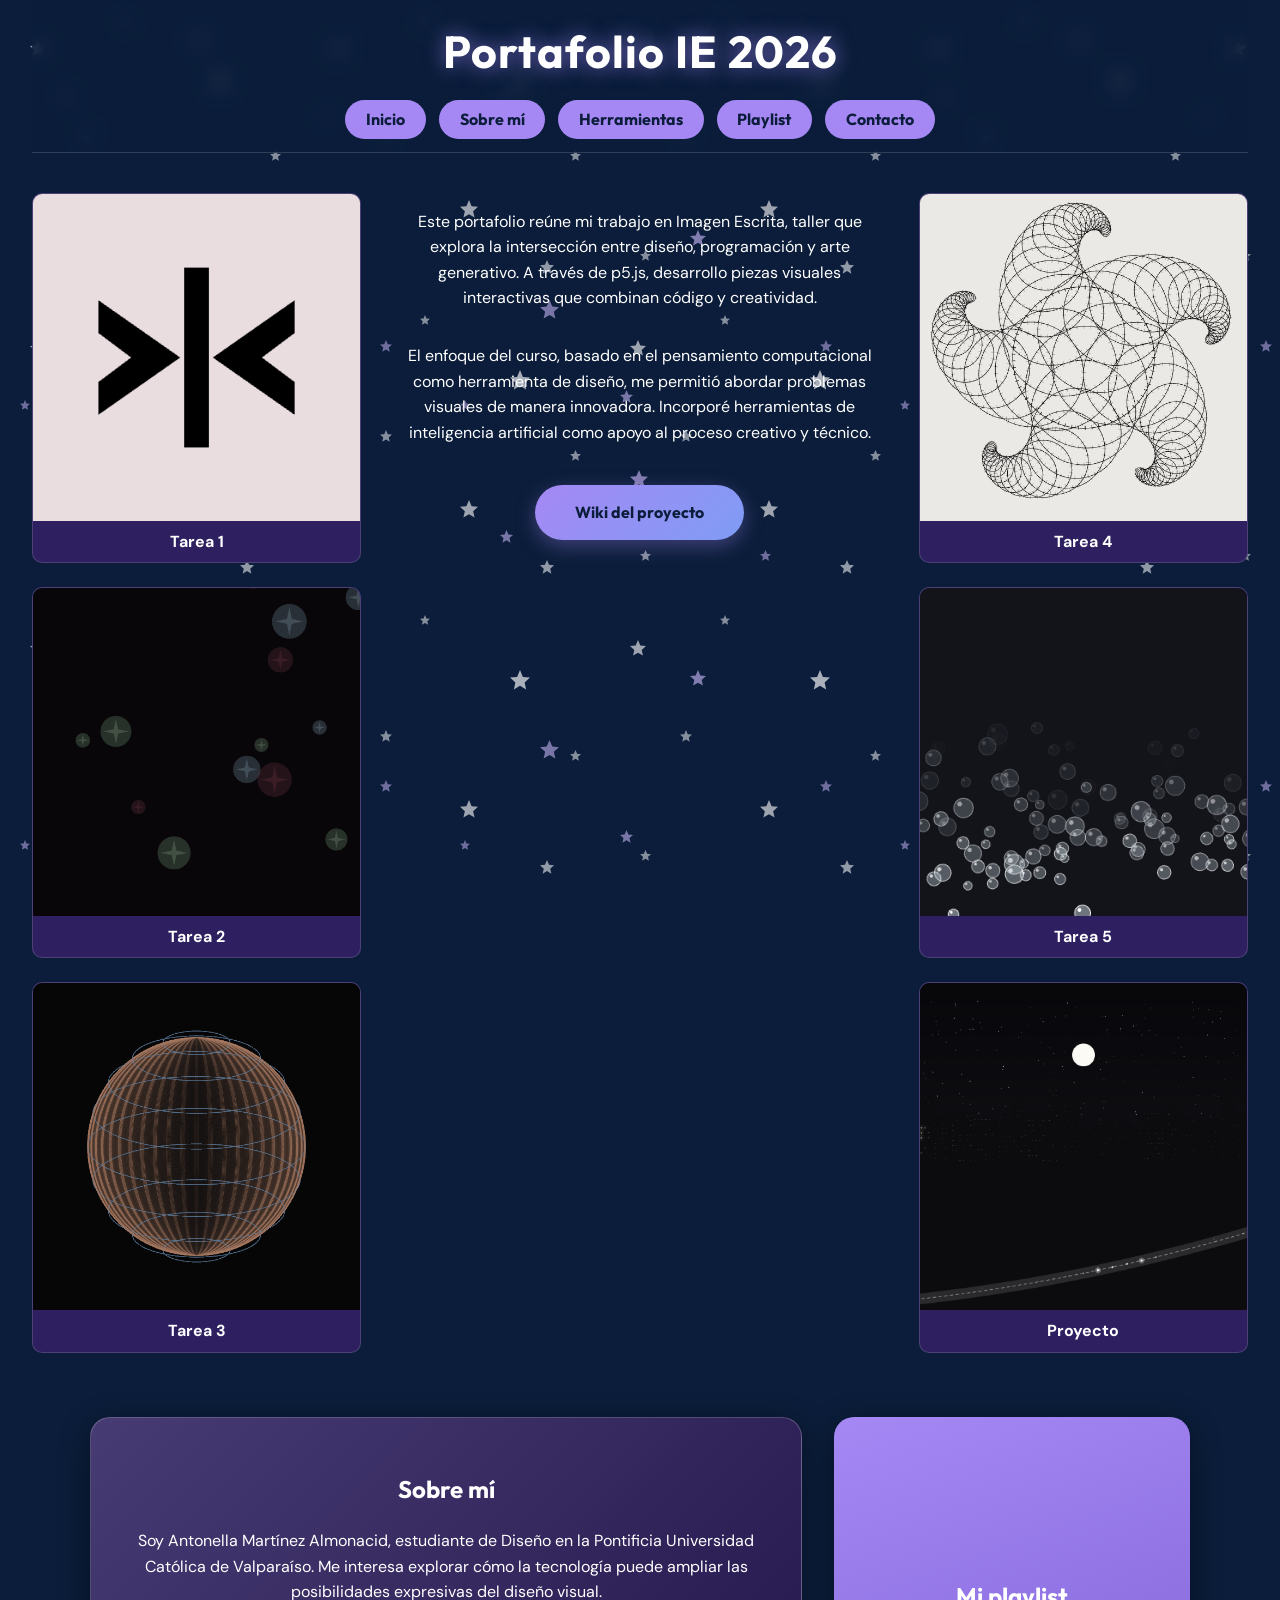
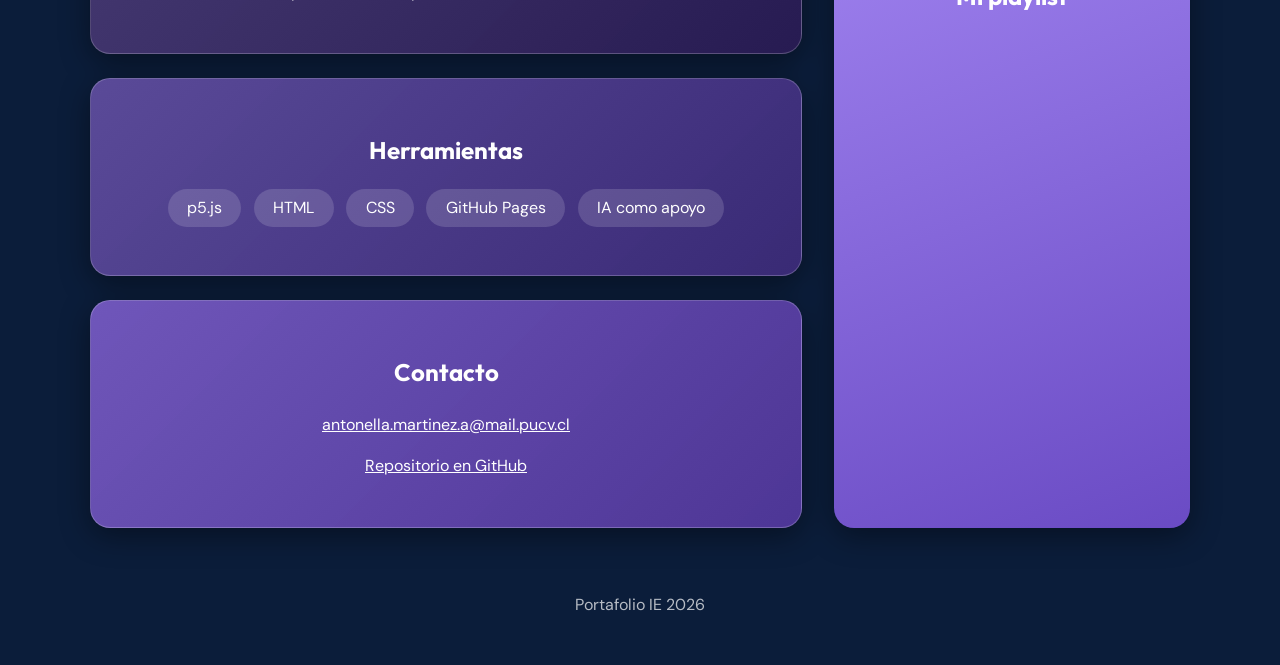
<file: index.html>
<!DOCTYPE html>
<html lang="es">
<head>
    <meta charset="UTF-8">
    <meta name="viewport" content="width=device-width, initial-scale=1.0">
    <title>IE 2026</title>
    <link rel="stylesheet" href="style.css">
</head>
<body>

    <header>
        <h1>Portafolio IE 2026</h1>
        <nav>
            <a href="#inicio">Inicio</a>
            <a href="#sobre-mi">Sobre mí</a>
            <a href="#herramientas">Herramientas</a>
            <a href="#playlist">Playlist</a>
            <a href="#contacto">Contacto</a>
        </nav>
    </header>

    <main>

        <!-- Tareas a los lados y texto al centro -->
        <div id="container">

            <section class="galeria" aria-label="Tareas 1 a 3">
                <article class="tarjeta">
                    <a href="https://editor.p5js.org/antonellamartineza/full/BImTJnP_t" target="_blank">
                        <img src="assets/tarea 1.png" alt="Tarea 1">
                        <h3>Tarea 1</h3>
                    </a>
                </article>
                <article class="tarjeta">
                    <a href="https://editor.p5js.org/antonellamartineza/full/DHb1apb8n" target="_blank">
                        <img src="assets/tarea 2.png" alt="Tarea 2">
                        <h3>Tarea 2</h3>
                    </a>
                </article>
                <article class="tarjeta">
                    <a href="https://editor.p5js.org/antonellamartineza/full/dnG18j2xn" target="_blank">
                        <img src="assets/tarea 3.png" alt="Tarea 3">
                        <h3>Tarea 3</h3>
                    </a>
                </article>
            </section>

            <section id="inicio" class="intro">
                <p>
                    Este portafolio reúne mi trabajo en Imagen Escrita, taller que explora la
                    intersección entre diseño, programación y arte generativo. A través de p5.js,
                    desarrollo piezas visuales interactivas que combinan código y creatividad.
                </p>
                <p>
                    El enfoque del curso, basado en el pensamiento computacional como herramienta
                    de diseño, me permitió abordar problemas visuales de manera innovadora.
                    Incorporé herramientas de inteligencia artificial como apoyo al proceso
                    creativo y técnico.
                </p>
                <a class="boton" href="https://wiki.ead.pucv.cl/Sitio_Web_IE_-_Antonella_Martinez">Wiki del proyecto</a>
            </section>

            <section class="galeria" aria-label="Tareas 4, 5 y proyecto">
                <article class="tarjeta">
                    <a href="https://editor.p5js.org/antonellamartineza/full/3LOTO3oAv" target="_blank">
                        <img src="assets/tarea 4.png" alt="Tarea 4">
                        <h3>Tarea 4</h3>
                    </a>
                </article>
                <article class="tarjeta">
                    <a href="https://editor.p5js.org/antonellamartineza/full/fM9ubhiCX" target="_blank">
                        <img src="assets/tarea 5.png" alt="Tarea 5">
                        <h3>Tarea 5</h3>
                    </a>
                </article>
                <article class="tarjeta">
                    <a href="https://editor.p5js.org/maria_jesus_lopez01/full/CG579gxhG" target="_blank">
                        <img src="assets/tarea 6.png" alt="Proyecto">
                        <h3>Proyecto</h3>
                    </a>
                </article>
            </section>

        </div>

        <!-- Barras a la izquierda + playlist a la derecha -->
        <div class="bloques">

            <div class="barras">

                <section id="sobre-mi" class="bloque sobre">
                    <h2>Sobre mí</h2>
                    <p>
                        Soy Antonella Martínez Almonacid, estudiante de Diseño en la Pontificia
                        Universidad Católica de Valparaíso. Me interesa explorar cómo la tecnología
                        puede ampliar las posibilidades expresivas del diseño visual.
                    </p>
                </section>

                <section id="herramientas" class="bloque herramientas">
                    <h2>Herramientas</h2>
                    <ul class="etiquetas">
                        <li>p5.js</li>
                        <li>HTML</li>
                        <li>CSS</li>
                        <li>GitHub Pages</li>
                        <li>IA como apoyo</li>
                    </ul>
                </section>

                <section id="contacto" class="bloque contacto">
                    <h2>Contacto</h2>
                    <p><a href="mailto:antonella.martinez.a@mail.pucv.cl">antonella.martinez.a@mail.pucv.cl</a></p>
                    <p><a href="https://github.com/antonellamartineza/Entrega-Final-IE2026" target="_blank">Repositorio en GitHub</a></p>
                </section>

            </div>

            <section id="playlist" class="tema-aparte">
                <h2>Mi playlist</h2>
                <iframe
                    src="https://open.spotify.com/embed/playlist/59fONgu7aviK9LUfDenEqE"
                    height="352"
                    allow="autoplay; clipboard-write; encrypted-media; fullscreen; picture-in-picture"
                    loading="lazy"
                    title="Mi playlist de Spotify">
                </iframe>
            </section>

        </div>

    </main>

    <footer>
        <p>Portafolio IE 2026</p>
    </footer>

</body>
</html>
</file>
<file: style.css>
@import url('https://fonts.googleapis.com/css2?family=Outfit:wght@400;600;700&family=DM+Sans:ital,wght@0,400;0,500;0,700;1,400&display=swap');

html { scroll-behavior: smooth; }                /* 1 */

body {
    font-family: 'DM Sans', sans-serif;
    margin: 0;
    padding: 0 2em 2em;
    background-color: #0b1d3a;
    color: #ffffff;
    line-height: 1.6;
}

/* --- Fondo: estrellas con forma de estrella, en movimiento --- */
body::before,
body::after {
    content: "";
    position: fixed;                             /* 2 */
    inset: 0;
    z-index: -1;
    pointer-events: none;
}

body::before {
    background-image: url("data:image/svg+xml,%3Csvg xmlns='http://www.w3.org/2000/svg' width='300' height='300'%3E%3Cg fill='white'%3E%3Cpolygon fill-opacity='0.6' transform='translate(30,40) scale(0.8)' points='10,0 12.9,6.9 20,7.6 14.6,12.4 16.2,19.5 10,15.8 3.8,19.5 5.4,12.4 0,7.6 7.1,6.9'/%3E%3Cpolygon fill-opacity='0.5' transform='translate(120,15) scale(0.5)' points='10,0 12.9,6.9 20,7.6 14.6,12.4 16.2,19.5 10,15.8 3.8,19.5 5.4,12.4 0,7.6 7.1,6.9'/%3E%3Cpolygon fill-opacity='0.65' transform='translate(210,70) scale(1)' points='10,0 12.9,6.9 20,7.6 14.6,12.4 16.2,19.5 10,15.8 3.8,19.5 5.4,12.4 0,7.6 7.1,6.9'/%3E%3Cpolygon fill-opacity='0.5' transform='translate(270,150) scale(0.55)' points='10,0 12.9,6.9 20,7.6 14.6,12.4 16.2,19.5 10,15.8 3.8,19.5 5.4,12.4 0,7.6 7.1,6.9'/%3E%3Cpolygon fill-opacity='0.5' transform='translate(80,130) scale(0.6)' points='10,0 12.9,6.9 20,7.6 14.6,12.4 16.2,19.5 10,15.8 3.8,19.5 5.4,12.4 0,7.6 7.1,6.9'/%3E%3Cpolygon fill-opacity='0.6' transform='translate(160,200) scale(0.9)' points='10,0 12.9,6.9 20,7.6 14.6,12.4 16.2,19.5 10,15.8 3.8,19.5 5.4,12.4 0,7.6 7.1,6.9'/%3E%3Cpolygon fill-opacity='0.5' transform='translate(40,250) scale(0.55)' points='10,0 12.9,6.9 20,7.6 14.6,12.4 16.2,19.5 10,15.8 3.8,19.5 5.4,12.4 0,7.6 7.1,6.9'/%3E%3Cpolygon fill-opacity='0.55' transform='translate(240,260) scale(0.7)' points='10,0 12.9,6.9 20,7.6 14.6,12.4 16.2,19.5 10,15.8 3.8,19.5 5.4,12.4 0,7.6 7.1,6.9'/%3E%3C/g%3E%3C/svg%3E");
    background-size: 300px 300px;
    animation: mover-a 70s linear infinite, titilar 4s ease-in-out infinite alternate;   /* 3 */
}

body::after {
    background-image: url("data:image/svg+xml,%3Csvg xmlns='http://www.w3.org/2000/svg' width='440' height='440'%3E%3Cg fill='%23d2beff'%3E%3Cpolygon fill-opacity='0.55' transform='translate(60,90) scale(0.65)' points='10,0 12.9,6.9 20,7.6 14.6,12.4 16.2,19.5 10,15.8 3.8,19.5 5.4,12.4 0,7.6 7.1,6.9'/%3E%3Cpolygon fill-opacity='0.6' transform='translate(190,30) scale(0.9)' points='10,0 12.9,6.9 20,7.6 14.6,12.4 16.2,19.5 10,15.8 3.8,19.5 5.4,12.4 0,7.6 7.1,6.9'/%3E%3Cpolygon fill-opacity='0.5' transform='translate(320,110) scale(0.55)' points='10,0 12.9,6.9 20,7.6 14.6,12.4 16.2,19.5 10,15.8 3.8,19.5 5.4,12.4 0,7.6 7.1,6.9'/%3E%3Cpolygon fill-opacity='0.6' transform='translate(250,230) scale(0.8)' points='10,0 12.9,6.9 20,7.6 14.6,12.4 16.2,19.5 10,15.8 3.8,19.5 5.4,12.4 0,7.6 7.1,6.9'/%3E%3Cpolygon fill-opacity='0.55' transform='translate(100,300) scale(0.95)' points='10,0 12.9,6.9 20,7.6 14.6,12.4 16.2,19.5 10,15.8 3.8,19.5 5.4,12.4 0,7.6 7.1,6.9'/%3E%3Cpolygon fill-opacity='0.5' transform='translate(380,340) scale(0.6)' points='10,0 12.9,6.9 20,7.6 14.6,12.4 16.2,19.5 10,15.8 3.8,19.5 5.4,12.4 0,7.6 7.1,6.9'/%3E%3Cpolygon fill-opacity='0.5' transform='translate(20,400) scale(0.5)' points='10,0 12.9,6.9 20,7.6 14.6,12.4 16.2,19.5 10,15.8 3.8,19.5 5.4,12.4 0,7.6 7.1,6.9'/%3E%3Cpolygon fill-opacity='0.55' transform='translate(180,390) scale(0.65)' points='10,0 12.9,6.9 20,7.6 14.6,12.4 16.2,19.5 10,15.8 3.8,19.5 5.4,12.4 0,7.6 7.1,6.9'/%3E%3C/g%3E%3C/svg%3E");
    background-size: 440px 440px;
    animation: mover-b 110s linear infinite, titilar 6s ease-in-out infinite alternate-reverse;
}

@keyframes mover-a {
    from { background-position: 0 0; }
    to   { background-position: 300px 300px; }
}

@keyframes mover-b {
    from { background-position: 0 0; }
    to   { background-position: -440px 440px; }
}

@keyframes titilar {
    from { opacity: 0.5; }
    to   { opacity: 1; }
}

h1, h2 { font-family: 'Outfit', sans-serif; color: #ffffff; }
h3 { font-family: 'DM Sans', sans-serif; font-size: 1em; }
section { scroll-margin-top: 8em; }

/* --- Cabecera fija --- */
header {
    position: sticky;                            /* 4 */
    top: 0;
    z-index: 10;
    text-align: center;
    padding: 1em 0 0.8em;
    background: rgba(11, 29, 58, 0.8);
    backdrop-filter: blur(10px);                 /* 5 */
    border-bottom: 1px solid rgba(255, 255, 255, 0.15);
}

header h1 {
    margin: 0;
    font-size: clamp(1.8rem, 4vw, 2.8rem);
    text-shadow: 0 0 20px rgba(165, 136, 244, 0.7);   /* 6 */
    letter-spacing: 1px;                         /* 7 */
    animation: aparecer 1.2s ease-out;           /* 8 */
}

@keyframes aparecer {
    from { opacity: 0; transform: translateY(-20px); }
    to   { opacity: 1; transform: translateY(0); }
}

nav {
    display: flex;
    justify-content: center;
    flex-wrap: wrap;
    gap: 0.8em;
    margin-top: 0.8em;
}

nav a {
    padding: 0.4em 1.3em;
    border-radius: 50px;
    background-color: #a588f4;
    color: #0b1d3a;
    font-family: 'Outfit', sans-serif;
    font-weight: 700;
    text-decoration: none;
    transition: transform 0.2s, background-color 0.2s;   /* 9 */
}

nav a:hover {
    background-color: #ffffff;
    transform: translateY(-3px);                 /* 10 */
}

/* --- Contenedor: tareas | texto | tareas --- */
#container {
    display: grid;
    grid-template-columns: 1fr 1.5fr 1fr;
    gap: 2em;
    align-items: start;
    max-width: 1300px;
    margin: 2.5em auto;
}

.intro {
    display: flex;
    flex-direction: column;
    align-items: center;
    text-align: center;
    position: sticky;                            /* 11 */
    top: 9em;
}

.boton {
    margin-top: 1.5em;
    padding: 0.9em 2.5em;
    border-radius: 50px;
    background: linear-gradient(135deg, #a588f4, #7f9cf5);   /* 12 */
    color: #0b1d3a;
    font-family: 'Outfit', sans-serif;
    font-weight: 700;
    text-decoration: none;
    box-shadow: 0 6px 20px rgba(165, 136, 244, 0.35);        /* 13 */
    transition: transform 0.25s, box-shadow 0.25s;
}

.boton:hover {
    transform: translateY(-3px) scale(1.05);
    box-shadow: 0 10px 28px rgba(165, 136, 244, 0.6);
}

/* --- Galerías de tareas (cuadrados grandes, 4 por lado) --- */
.galeria {
    display: grid;
    grid-template-columns: 1fr;
    gap: 1.5em;
}

.tarjeta {
    background-color: #2e2060;
    border: 1px solid rgba(255, 255, 255, 0.14);
    border-radius: 10px;
    overflow: hidden;
    transition: transform 0.3s, box-shadow 0.3s;
}

.tarjeta a { display: block; color: inherit; text-decoration: none; }

.tarjeta img {
    display: block;
    width: 100%;
    aspect-ratio: 1 / 1;                         /* 14 */
    object-fit: cover;                           /* 15 */
    filter: grayscale(70%);                      /* 16 */
    transition: filter 0.3s;
}

.tarjeta h3 { text-align: center; padding: 0.5em 0; margin: 0; }

.tarjeta:hover {
    transform: rotate(-2deg) scale(1.04);
    box-shadow: 0 12px 30px rgba(0, 0, 0, 0.5);
}
.tarjeta:hover img { filter: grayscale(0%); }

/* --- Barras (izquierda) + playlist (derecha) --- */
.bloques {
    display: grid;
    grid-template-columns: 2fr 1fr;
    gap: 2em;
    max-width: 1100px;
    margin: 4em auto;
}

.barras {
    display: flex;
    flex-direction: column;
    gap: 1.5em;
}

.bloque {
    text-align: center;
    padding: 2em 1.5em;
    border-radius: 20px;
    border: 1px solid rgba(255, 255, 255, 0.2);
    background-image: linear-gradient(135deg, rgba(255, 255, 255, 0.12), rgba(0, 0, 0, 0.15));
    box-shadow: 0 8px 30px rgba(0, 0, 0, 0.4);
    transition: transform 0.3s, box-shadow 0.3s;
}

.bloque:hover {
    transform: translateY(-6px);
    box-shadow: 0 14px 40px rgba(124, 90, 214, 0.5);
}

.sobre { background-color: #2e2060; }
.herramientas { background-color: #43318a; }
.contacto { background-color: #5b3fb0; }
.contacto a { color: #ffffff; }

.etiquetas {
    display: flex;
    flex-wrap: wrap;
    justify-content: center;
    gap: 0.8em;
    padding: 0;
    list-style: none;
}

.etiquetas li {
    padding: 0.4em 1.2em;
    border-radius: 50px;
    background-color: rgba(255, 255, 255, 0.15);
}

/* --- Playlist --- */
.tema-aparte {
    display: flex;
    flex-direction: column;
    justify-content: center;
    align-items: center;
    text-align: center;
    padding: 1.5em 1em;
    border-radius: 20px;
    background: linear-gradient(160deg, #a588f4, #6a4bc4);
    box-shadow: 0 8px 30px rgba(0, 0, 0, 0.4);
    overflow: hidden;
}

.tema-aparte iframe {
    width: 100%;
    border: 0;
    border-radius: 12px;
}

footer { text-align: center; opacity: 0.7; }

/* --- Responsivo: tablet --- */
@media (max-width: 1000px) {
    #container { grid-template-columns: 1fr; }
    .intro { order: -1; position: static; }
    .galeria { grid-template-columns: repeat(3, 1fr); }
    .bloques { grid-template-columns: 1fr; }
}

/* --- Responsivo: celular --- */
@media (max-width: 600px) {
    body { padding: 0 1em 1em; }
    .galeria { grid-template-columns: 1fr; }
}

/* --- Accesibilidad: sin animaciones si el usuario las desactiva --- */
@media (prefers-reduced-motion: reduce) {
    * { animation: none !important; transition: none !important; }
}
</file>
